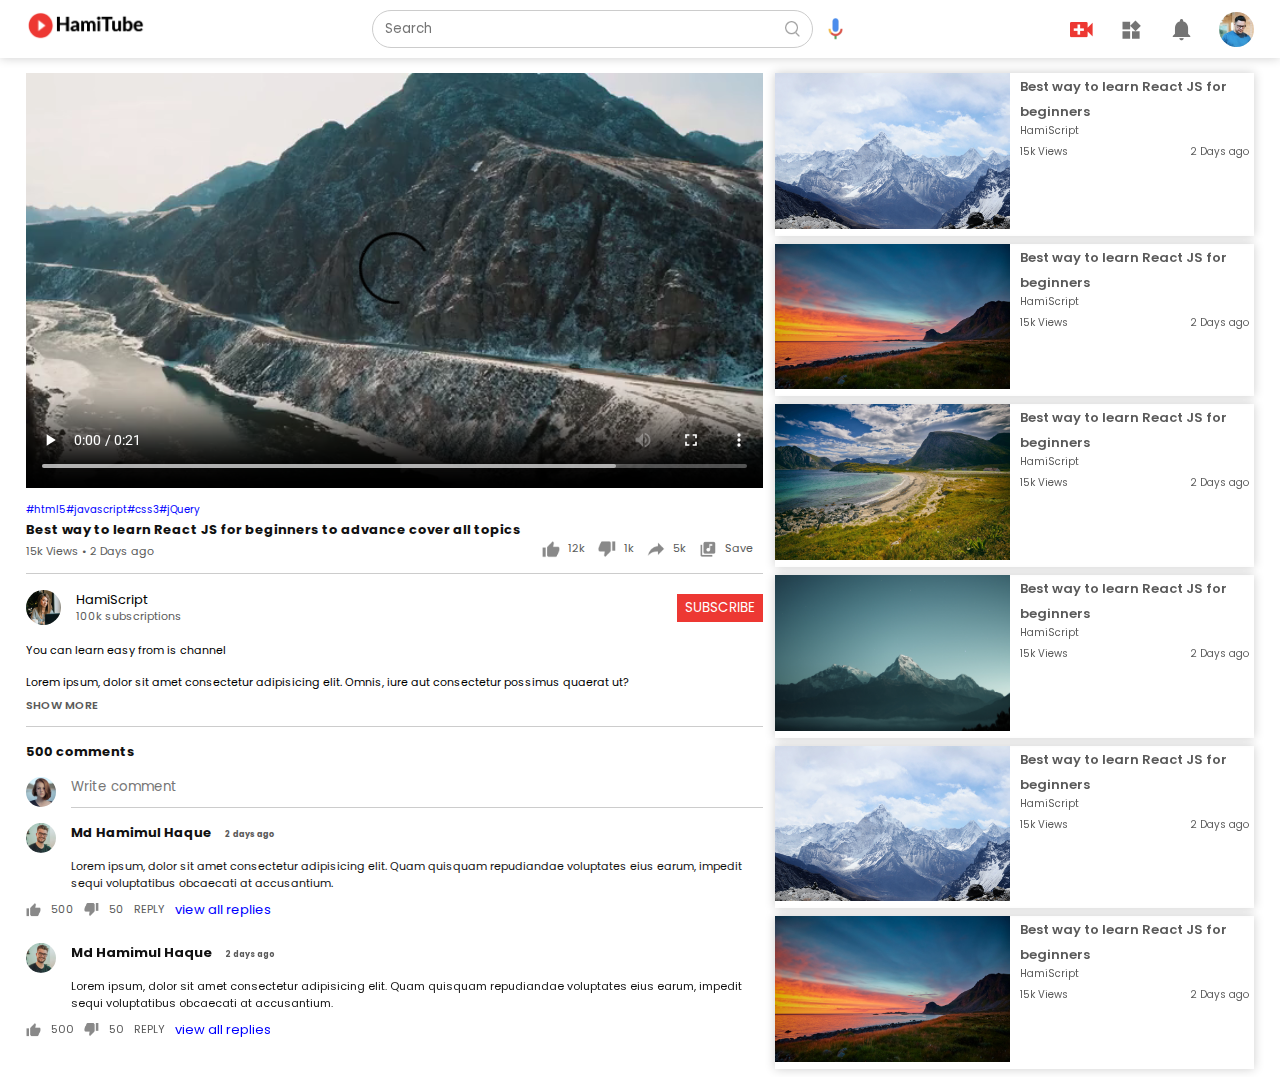
<file: watchVideo.html>
<!DOCTYPE html>
<html lang="en">

<head>
    <meta charset="UTF-8">
    <meta http-equiv="X-UA-Compatible" content="IE=edge">
    <meta name="viewport" content="width=device-width, initial-scale=1.0">
    <title>Watch Video</title>
    <link rel="stylesheet" href="assets/style.css">
</head>

<body>
    <!-- ============  top navbar start =================== -->
    <nav class="flex-div">
        <div class="nav-left flex-div">
            <a href="index.html">
                <img src="assets/images/logo.png" alt="" class="logo">
            </a>
        </div>
        <div class="nav-middle flex-div">
            <div class="search-box flex-div">
                <input type="text" placeholder="Search">
                <img src="assets/images/search.png" alt="">
            </div>
            <img src="assets/images/voice-search.png" alt="" class="mic-icon">
        </div>
        <div class="nav-right flex-div">
            <img src="assets/images/upload.png" alt="">
            <img src="assets/images/more.png" alt="">
            <img src="assets/images/notification.png" alt="">
            <img src="assets/images/tom.png" alt="" class="user-img">
        </div>
    </nav>
    <!-- ============  top navbar end =================== -->
    <!-- ============  watch video start =================== -->
    <main class="container play-video-container">
        <div class="row">
            <section class="play-video">
                <!-- --------- watch video ---------- -->
                <article>
                    <video controls autoplay>
                        <source src="assets/images/video1.mp4" type="video/mp4">
                    </video>
                </article>
                <!-- --------- tags ---------- -->
                <article>
                    <div class="tags">
                        <a href="#">#html5</a><a href="#">#javascript</a><a href="#">#css3</a><a href="#">#jQuery</a>
                    </div>
                    <div class="video-info running-video">
                        <a href="#">
                            <h4>Best way to learn React JS for beginners to advance cover all topics</h4>
                        </a>
                    </div>
                </article>
                <!-- --------- like-share ---------- -->
                <article class="like-share flex-div">
                    <p><span>15k Views &bull; 2 Days ago</p>
                    <div class="icons">
                        <a href="#"><img src="assets/images/like.png" alt="">12k</a>
                        <a href="#"><img src="assets/images/dislike.png" alt="">1k</a>
                        <a href="#"><img src="assets/images/share.png" alt="">5k</a>
                        <a href="#"><img src="assets/images/save.png" alt="">Save</a>
                    </div>
                </article>
                <hr>
                <!-- --------- publisher info ---------- -->
                <article class="publisher">
                    <img src="assets/images/cameron.png" alt="">
                    <div>
                        <p>HamiScript</p>
                        <span>100k subscriptions</span>
                    </div>
                    <button>SUBSCRIBE</button>
                </article>
                <article class="video-description">
                    <p>You can learn easy from is channel</p>
                    <p>Lorem ipsum, dolor sit amet consectetur adipisicing elit. Omnis, iure aut consectetur possimus
                        quaerat ut?</p>
                    <a href="#">SHOW MORE</a>
                    <hr>
                </article>
                <!-- --------- comment box ---------- -->
                <article class="comment-box">
                    <h4>500 comments</h4>
                    <div class="add-comment flex-div">
                        <img src="assets/images/megan.png" alt="">
                        <input type="text" placeholder="Write comment">
                    </div>
                    <!-- --------- old comments ---------- -->
                    <div class="old-comment-container">
                        <div class="old-comment flex-div">
                            <img src="assets/images/simon.png">
                            <div>
                                <h4>Md Hamimul Haque <span>2 days ago</span></h4>
                                <p>Lorem ipsum, dolor sit amet consectetur adipisicing elit. Quam quisquam repudiandae
                                    voluptates eius earum, impedit sequi voluptatibus obcaecati at accusantium.</p>
                            </div>
                        </div>
                        <div class="comment-action">
                            <img src="assets/images/like.png" alt="">
                            <span>500</span>
                            <img src="assets/images/dislike.png" alt="">
                            <span>50</span>
                            <span>REPLY</span>
                            <a>view all replies</a>
                        </div>
                    </div>

                    <div class="old-comment-container">
                        <div class="old-comment flex-div">
                            <img src="assets/images/simon.png">
                            <div>
                                <h4>Md Hamimul Haque <span>2 days ago</span></h4>
                                <p>Lorem ipsum, dolor sit amet consectetur adipisicing elit. Quam quisquam repudiandae
                                    voluptates eius earum, impedit sequi voluptatibus obcaecati at accusantium.</p>
                            </div>
                        </div>
                        <div class="comment-action">
                            <img src="assets/images/like.png" alt="">
                            <span>500</span>
                            <img src="assets/images/dislike.png" alt="">
                            <span>50</span>
                            <span>REPLY</span>
                            <a>view all replies</a>
                        </div>
                    </div>
                </article>
            </section>
            <!-- sidebar video -->
            <aside class="right-sidebar">
                <div class="side-video-list">
                    <a href="watchVideo.html"><img src="assets/images/thumbnail1.jpg" alt=""></a>
                    <div class="video-info">
                        <a href="watchVideo.html">Best way to learn React JS for beginners </a>
                        <p class="chanel-name">HamiScript</p>
                        <p class="flex-div"><span>15k Views</span> <span>2 Days ago</span></p>
                    </div>
                </div>
                <div class="side-video-list">
                    <a href="watchVideo.html"><img src="assets/images/thumbnail2.jpg" alt=""></a>
                    <div class="video-info">
                        <a href="watchVideo.html">Best way to learn React JS for beginners </a>
                        <p class="chanel-name">HamiScript</p>
                        <p class="flex-div"><span>15k Views</span> <span>2 Days ago</span></p>
                    </div>
                </div>
                <div class="side-video-list">
                    <a href="watchVideo.html"><img src="assets/images/thumbnail3.jpg" alt=""></a>
                    <div class="video-info">
                        <a href="watchVideo.html">Best way to learn React JS for beginners </a>
                        <p class="chanel-name">HamiScript</p>
                        <p class="flex-div"><span>15k Views</span> <span>2 Days ago</span></p>
                    </div>
                </div>
                <div class="side-video-list">
                    <a href="watchVideo.html"><img src="assets/images/thumbnail4.jpg" alt=""></a>
                    <div class="video-info">
                        <a href="watchVideo.html">Best way to learn React JS for beginners </a>
                        <p class="chanel-name">HamiScript</p>
                        <p class="flex-div"><span>15k Views</span> <span>2 Days ago</span></p>
                    </div>
                </div>
                <div class="side-video-list">
                    <a href="watchVideo.html"><img src="assets/images/thumbnail1.jpg" alt=""></a>
                    <div class="video-info">
                        <a href="watchVideo.html">Best way to learn React JS for beginners </a>
                        <p class="chanel-name">HamiScript</p>
                        <p class="flex-div"><span>15k Views</span> <span>2 Days ago</span></p>
                    </div>
                </div>
                <div class="side-video-list">
                    <a href="watchVideo.html"><img src="assets/images/thumbnail2.jpg" alt=""></a>
                    <div class="video-info">
                        <a href="watchVideo.html">Best way to learn React JS for beginners </a>
                        <p class="chanel-name">HamiScript</p>
                        <p class="flex-div"><span>15k Views</span> <span>2 Days ago</span></p>
                    </div>
                </div>

            </aside>
        </div>
    </main>
    <!-- ============  watch video end =================== -->


    <script src="assets/app.js"></script>
</body>

</html>
</file>
<file: assets/style.css>
@import url('https://fonts.googleapis.com/css2?family=Poppins:wght@400;500;700;800&family=Roboto:wght@300;400;500;700;900&display=swap');

*{
    margin:0;
    padding:0;
    box-sizing: border-box;
    font-family: 'Poppins', sans-serif;
}
a{
    text-decoration: none;
    color:#5a5a5a;
}
img{
    cursor: pointer;
}

.flex-div{
    display: flex;
    align-items: center;
}

/* ============= top navbar start ============== */
nav{
    padding: 10px 2%;
    justify-content: space-between;
    background: #fff;
    box-shadow: 0px 0px 10px rgba(0,0,0,0.2);
    position: sticky;
    top: 0;
    z-index: 50;
}

.nav-right img{
    width:25px;
    margin-right: 25px;
}

.nav-right .user-img{
    width:35px;
    border-radius: 50%;
    margin-right: 0px;
}

.nav-left .menu-icon{
    width: 25px;
    margin-right:15px;
}
.nav-left .logo{
    width: 120px;
    
}
.nav-middle .mic-icon{
    width:15px
}
.nav-middle .search-box{
    border: 1px solid #ccc;
    margin-right:15px;
    padding: 8px 12px;
    border-radius: 25px;
}
.nav-middle .search-box input{
   width:400px;
   border:0;
   outline:0;
   background: transparent;
}
.nav-middle .search-box img{
   width:15px;
}

/* ============= top navbar end ============== */

.sidebar{
    background:#fff;
    width:15%;
    height:100%;
    position: fixed;
    padding-left: 2%;
    padding-top: 20px;
    overflow-y:auto;
}
.sidebar .shortcut-links img{
  width: 20px;
  margin-right: 15px;
}
.sidebar .shortcut-links a{
    display: flex;
    flex-wrap: wrap;
    margin-bottom: 20px;
    align-items: center;
    width: -moz-fit-content;
    width: fit-content;
}
.sidebar .shortcut-links a:first-child{
    color:#ed3833;
}
.sidebar .shortcut-links hr{
    border:0;
    height:1px;
    background: #cccccc;
    width:85%;
}
.subscribed-list h4{
    font-size: 15px;
    margin:15px 0px;
    color:#5a5a5a
}
.subscribed-list a{
    display: flex;
    flex-wrap: wrap;
    align-items: center;
    margin-bottom: 15px;
    width: -moz-fit-content;
    width: fit-content;
    font-size: 13px;
}
.subscribed-list img{
    border-radius: 50%;
    width:30px;
    margin-right: 15px;
}

/* ---- responsive sidebar ------ */
.responsive-sidebar{
   width: 6%;
}
.responsive-sidebar a p{
   display: none;
}
.responsive-sidebar h4{
   display: none;
}
.responsive-sidebar .shortcut-links hr{
   margin-bottom: 10px;
   width: 35%;
}
.responsive-sidebar .subscribed-list img{
   width: 25px;
}

/* ------ scrollbar ------- */
::-webkit-scrollbar {
    width: 5px;
  }

  ::-webkit-scrollbar-track {
    background: transparent !important;
  }
  
  ::-webkit-scrollbar-thumb {
    background: #ed3833;
    border-radius: 10px;
  }

/*  ============  Main Body start =================== */
.home-container{
    padding-left:16%;
    padding-right: 1%;
    padding-top: 20px;
    padding-bottom: 30px;
}
.large-container{
    padding-left:6%;
}
/* ---------- banner -------- */
.home-container .banner{
    width: 100%;
    height: 250px;
    margin-bottom: 15px;
}
.home-container .banner img{
    width: 100%;
    height: 100%;
    position:relative;
}

.banner-text{
    position: absolute;
    top:140px;
    left:17%;
    padding: 0 15px;
    color:#fff
}
.banner-text h2{
    font-size: 30px;
}
.banner-text p{
    font-size: 15px;
}
.banner-text button{
    padding: 5px 8px;
    border: none;
    background: #ed3833;
    margin-top: 15px;
    border-radius: 5px;
    color:#fff
}


/* ---------- video container --------- */
.home-container .video-container {
    flex-wrap: wrap;
    justify-content: space-between;
}
.home-container .video-container .video-box{
    width: 24%;
    margin-bottom: 15px;
    box-shadow: 0 0 10px rgba(0,0,0,0.2);
    padding: 0 0 5px 0;
    border-radius: 8px;
}
.video-container .video-box a img{
    width: 100%;
    border-radius: 8px 8px 0 0;
}
.video-container .video-box .flex-div{
    align-items: flex-start;
    margin-top:5px ;
}
.video-container .video-box .flex-div img{
    width:35px;
    border-radius: 50%;
    margin:0 5px;
}
/* ---------- video info --------- */

.video-container .video-box .flex-div .video-info a{
   font-weight: 600;
   font-size: 13px;
   display: block;
   margin-bottom: 5px;
}
.video-container .video-box .flex-div .video-info p{
   color:#5a5a5a;
   font-size: 10px;
   margin-bottom: 5px;
}
.video-container .video-box .flex-div .video-info .flex-div {
   justify-content: space-between;
   padding-right: 5px;
}
/* ================================================= */
/* ============ Home page end ============ */
/* =====================X X X========================= */

/* ================================================= */
/* ============ watch-video page start ============ */
/* ================================================= */

.play-video-container{
    padding:0 2%;
    margin-top: 15px;
}
.row{
    display: flex;
    justify-content: space-between;
    flex-wrap: wrap;
}
.play-video{
    flex-basis: 60%;
}
.right-sidebar{
    flex-basis: 39%;
}
.play-video video{
    width: 100%;
}
/* ---------- sidebar video -------------- */
.right-sidebar .side-video-list{
    display: flex;
    justify-content: space-between;
    margin-bottom: 8px;
    box-shadow: 0 0 10px rgba(0,0,0,0.2);
}

.right-sidebar .side-video-list img{
    width: 100%;
}
.side-video-list a{
    flex-basis:49%;
}
.side-video-list .video-info{
    flex-basis: 49%;
}
 .video-info a{
    font-weight: 600;
    font-size: 13px;
    margin-bottom: 5px;
}
.video-info p{
    color:#5a5a5a;
    font-size: 10px;
    margin-bottom: 5px;
}
 .video-info .flex-div {
    justify-content: space-between;
    padding-right: 5px;
 }
 /* ----------- sidebar under text ------------ */
 .play-video .tags a{
     color:#0000ff;
     font-size:x-small;
 } 
 .play-video .video-info h4{
     color:#111
 }
  .play-video .like-share{
     justify-content: space-between;
     align-items: center;
     font-size: 11px;
 }
  .play-video .like-share p{
    color:#5a5a5a;
 } 
 .play-video .icons a img{
     width: 18px;
     margin-right: 8px;
 }
 .play-video .icons a{
     display: inline-flex;
     align-items: center;
     margin-right: 10px;
 }
.play-video hr{
     border:0;
     height:1px;
     margin: 10px 0px;
     background:#ccc;

 }
 /* ----------- publisher info --------- */
 .publisher{
     display: flex;
     align-items: center;
     margin-top: 15px;
 }
 .publisher div{
     flex: 1;
 }
 .publisher img{
     width: 35px;
     border-radius: 50%;
     margin-right: 15px;
 }
 .publisher p{
     font-size: 13px;
     line-height: 5px;
     padding-top: 8px;
 }
 .publisher span{
     font-size: 11px;
     color:#5a5a5a
 }
 .publisher button{
     padding: 4px 8px;
     border: none;
     background:#ed3833;
     color:#fff;
     outline: 0;
     cursor: pointer;
 }
 /* -------video description ------- */
.video-description p{
     margin-top: 15px;
     font-size: 11px;
 }
 .video-description a{
     font-size: 15px;
     color:#5a5a5a;
     font-weight: 600;
 } 
 .video-description a{
     margin-top: 15px;
     font-size: 11px;
 }
 .video-description hr{
     margin-bottom: 15px;
 }

 /* -------- comment box -------- */
 .comment-box{
     font-size: 13px;
     color:#111;
 } 
 .comment-box h4{
    margin-bottom: 15px;
 } 
 .comment-box .add-comment img{
    width: 30px;
    border-radius: 50%;
    margin-right: 15px;
 } 
 .comment-box .add-comment input{
    width: 100%;
    border: 0;
    outline: 0;
    border-bottom: 1px solid #ccc;
    padding-bottom: 10px;
    background: transparent;
 }
 /* --------- old comment --------- */
 .old-comment{
     margin-top: 15px;
     align-items: flex-start;
 }
 .old-comment img{
    width: 30px;
    border-radius: 50%;
    margin-right: 15px;
 }

 .old-comment span{
    font-size: 8px;
    color:#5a5a5a;
    margin-left: 10px;
 } 
 .old-comment p{
    font-size: 11px;
 } 
 /* ------- comment action ------ */
.comment-action{
     display: inline-flex;
     align-items:center;
     margin: 8px 0px;
     font-size: 13px;
 }
 .comment-action img{
     width: 15px;
     margin-right: 10px;
 }
 .comment-action span{
     margin-right: 10px;
     color:#5a5a5a;
     font-size: 11px;
 }
 .comment-action a{
     color:#0000ff
 }

/* ================================================= */
/* ============ watch-video page end ============ */
/* =====================X X X========================= */


/* ============ media queries ============ */
/* ----------- large device ----------- */
@media (min-width:1500px) {
    .home-container .banner{
        height: 350px;
    }
    .banner-text{
        top:150px;
    }
    .banner-text h2{
        font-size: 50px;
    }
    .banner-text p{
        font-size: 18px;
    }
}
/* -------- small laptop device -----------*/
@media (max-width:1100px) {
    .sidebar .shortcut-links a p{
        font-size: 13px;
    }
    .sidebar .subscribed-list a p{
        font-size: 11px;
    }

    .subscribed-list img{
        width:20px;
        margin-right: 8px;
    }

    .banner-text{
        top:120px;
    }
    
   

}

/* --------tablet device -----------*/
@media (max-width:900px) {
    .nav-left .menu-icon{
        display: none;
    }
    .nav-middle{
        display: none;
    }
    .nav-right img{
        width:20px;
        margin-right: 10px;
    }

    .nav-right .user-img{
        width:30px;
    }
    
    .sidebar{
        display: none;
    }
     .home-container{
        padding-left:2%;
        padding-right:2%;
    }
    .banner-text{
        left:5%;
        top:150px;
    }
    .banner-text h2{
        font-size: 20px;
    }
    .banner-text p{
        font-size: 13px;
    }
    .banner-text button{
        padding: 5px 8px;
        border: none;
        background: #ed3833;
        margin-top: 15px;
        border-radius: 5px;
        color:#fff
    }

    .home-container .video-container .video-box{
        width: 49%;
    }

     /* ========= watch video page ========= */
     .play-video{
        flex-basis: 100%;
    }
    .right-sidebar{
        flex-basis: 100%;
        margin-top: 15px;
    }
    .play-video .like-share{
        display: block;
    }
    .play-video .like-share p{
        margin-bottom: 5px;
    }


}
/* --------mobile device -----------*/
@media (max-width:600px) {
    .banner-text{
        top:120px;
    }
    .home-container .video-container {
        flex-direction: column;
    }
    .home-container .video-container .video-box{
        width: 96%;
    }
}
</file>
